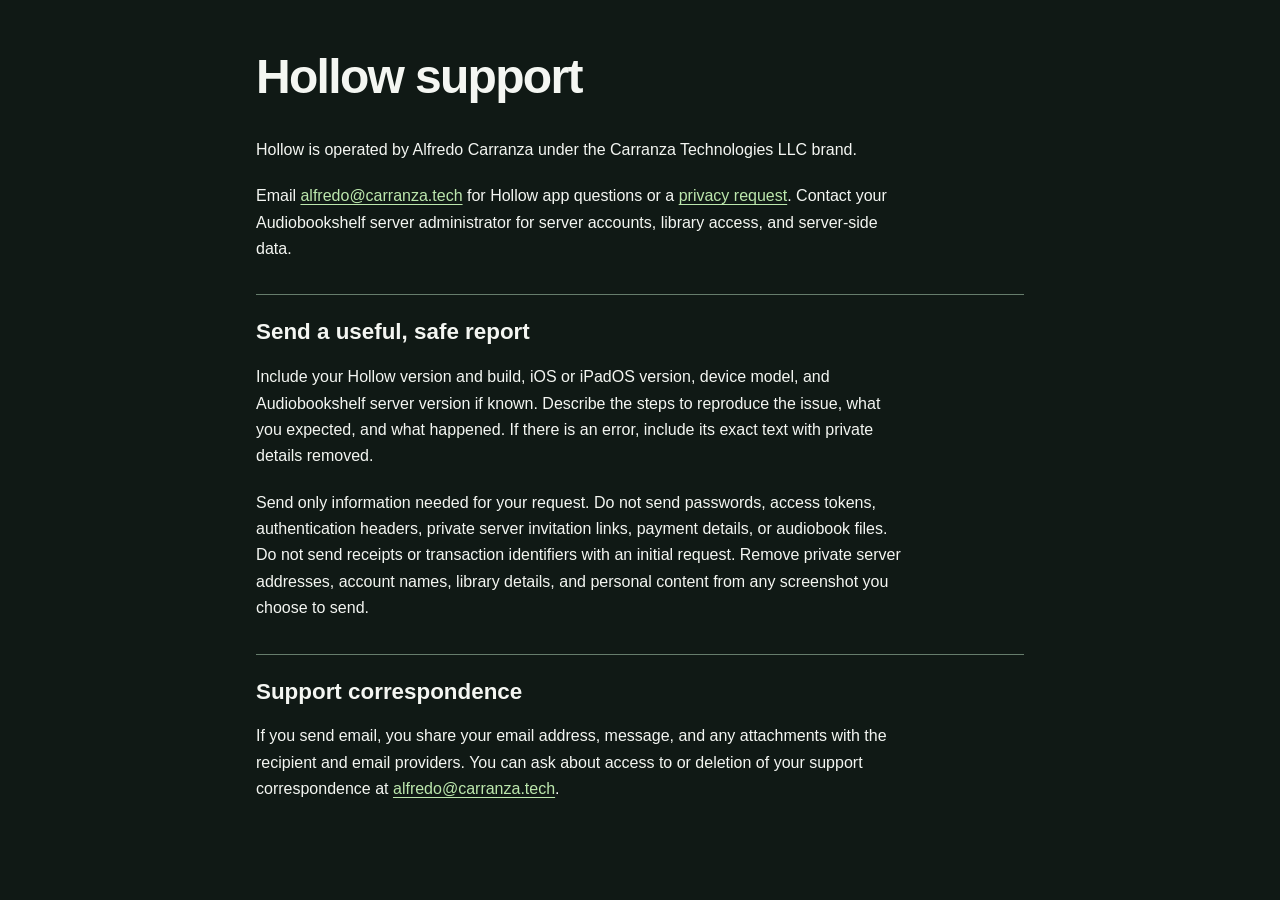
<file: index.html>
<!doctype html>
<html lang="en">
<head>
  <meta charset="utf-8">
  <meta name="viewport" content="width=device-width, initial-scale=1">
  <meta name="color-scheme" content="dark">
  <meta name="referrer" content="no-referrer">
  <meta http-equiv="Content-Security-Policy" content="default-src 'none'; style-src 'self'; base-uri 'none'; form-action 'none'">
  <title>Hollow support</title>
  <meta name="description" content="Contact Hollow support and send a useful, safe report.">
  <link rel="stylesheet" href="assets/support.css">
</head>
<body class="support-page">
  <a class="skip-link" href="#main">Skip to content</a>
  <main id="main" class="wrap" tabindex="-1">
    <h1>Hollow support</h1>
    <p>Hollow is operated by Alfredo Carranza under the Carranza Technologies LLC brand.</p>
    <p>Email <a href="mailto:alfredo@carranza.tech?subject=Hollow%20Support">alfredo@carranza.tech</a> for Hollow app questions or a <a href="mailto:alfredo@carranza.tech">privacy request</a>. Contact your Audiobookshelf server administrator for server accounts, library access, and server-side data.</p>
    <section aria-labelledby="report">
      <h2 id="report">Send a useful, safe report</h2>
      <p>Include your Hollow version and build, iOS or iPadOS version, device model, and Audiobookshelf server version if known. Describe the steps to reproduce the issue, what you expected, and what happened. If there is an error, include its exact text with private details removed.</p>
      <p>Send only information needed for your request. Do not send passwords, access tokens, authentication headers, private server invitation links, payment details, or audiobook files. Do not send receipts or transaction identifiers with an initial request. Remove private server addresses, account names, library details, and personal content from any screenshot you choose to send.</p>
    </section>
    <section aria-labelledby="correspondence">
      <h2 id="correspondence">Support correspondence</h2>
      <p>If you send email, you share your email address, message, and any attachments with the recipient and email providers. You can ask about access to or deletion of your support correspondence at <a href="mailto:alfredo@carranza.tech">alfredo@carranza.tech</a>.</p>
    </section>
  </main>
</body>
</html>
</file>
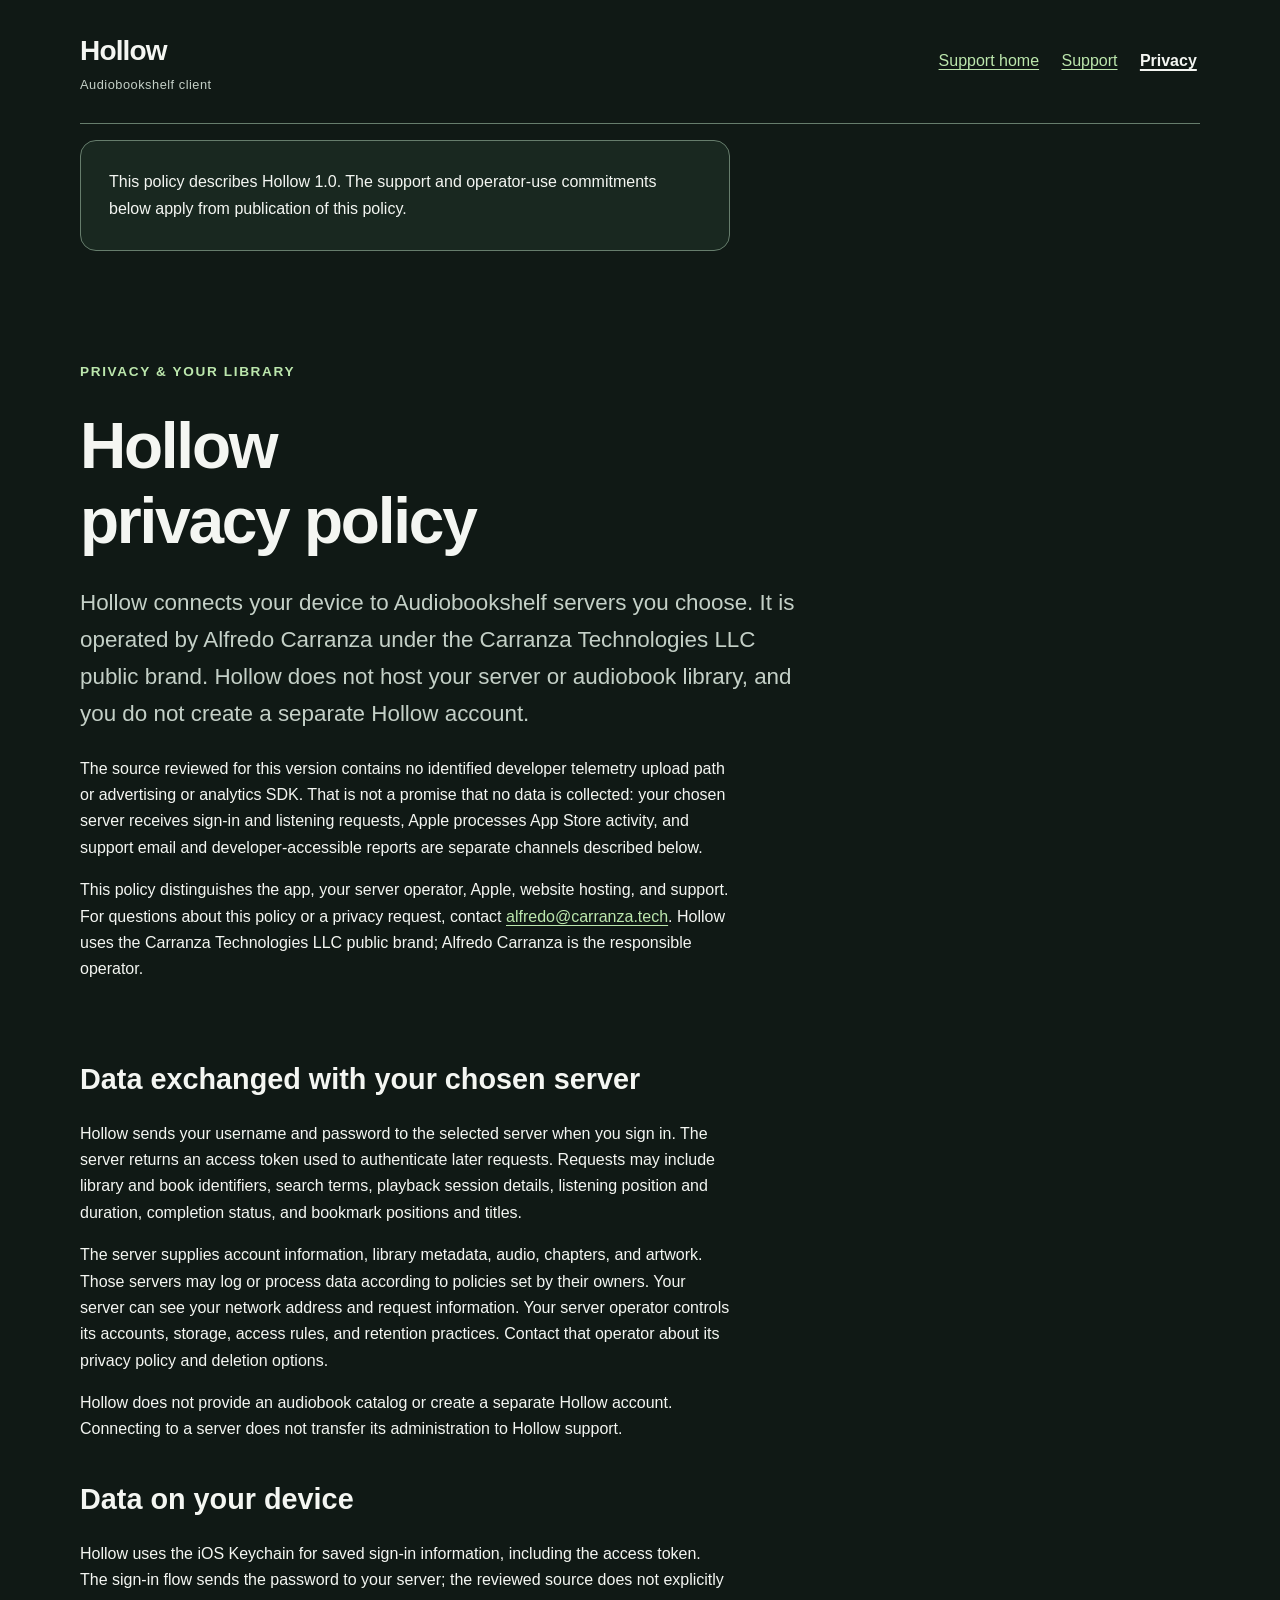
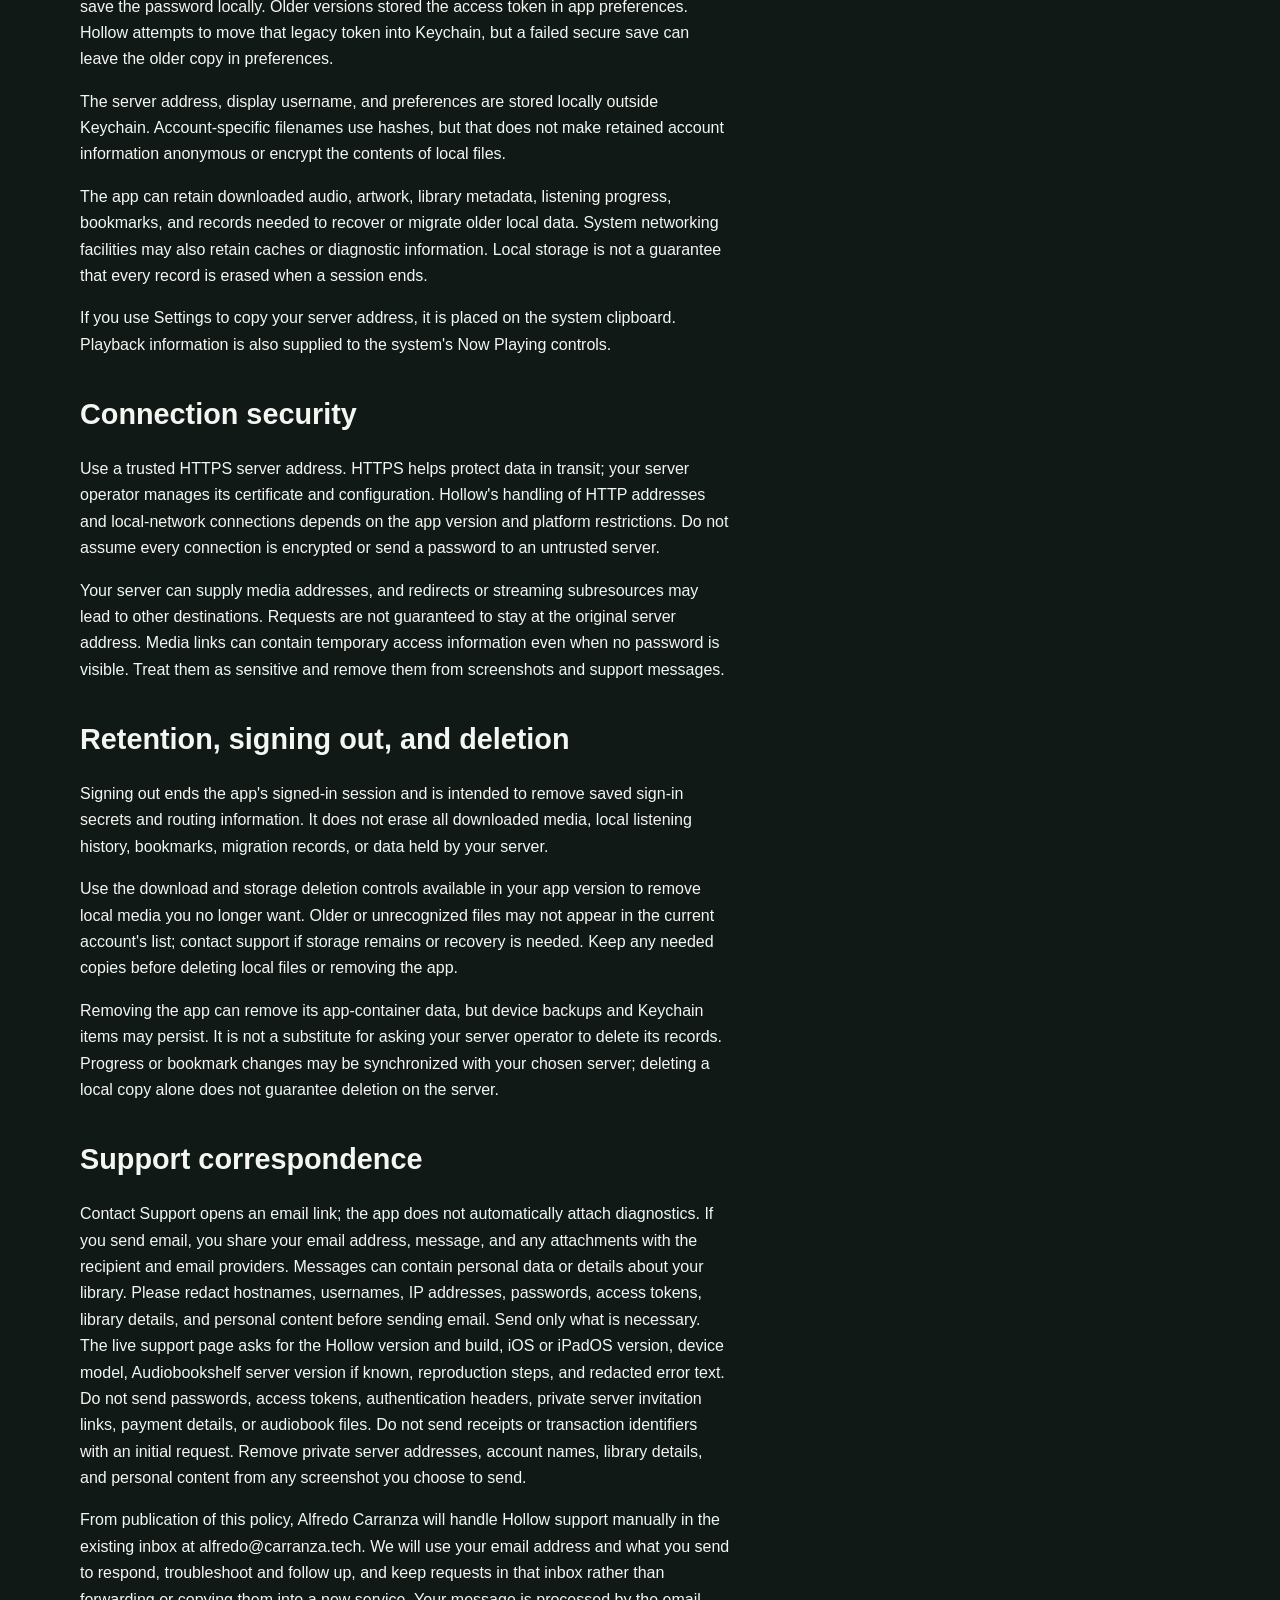
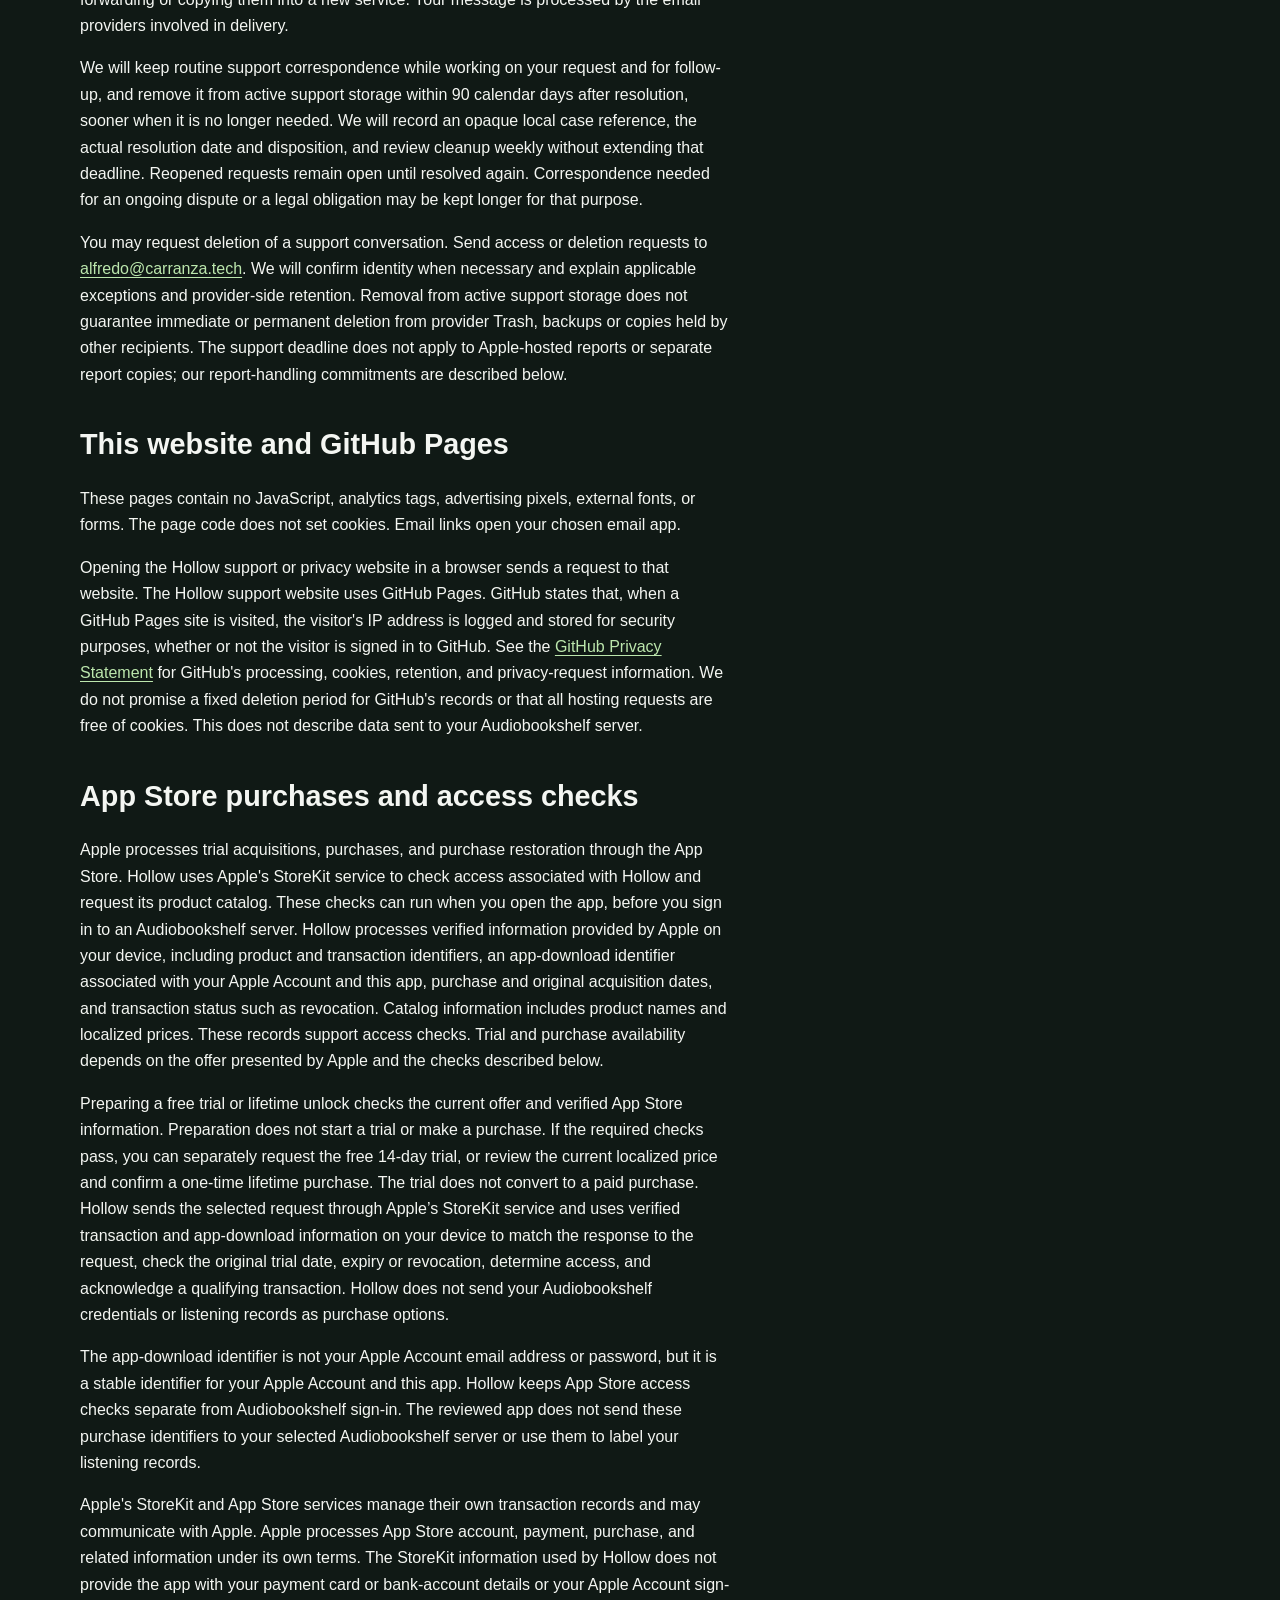
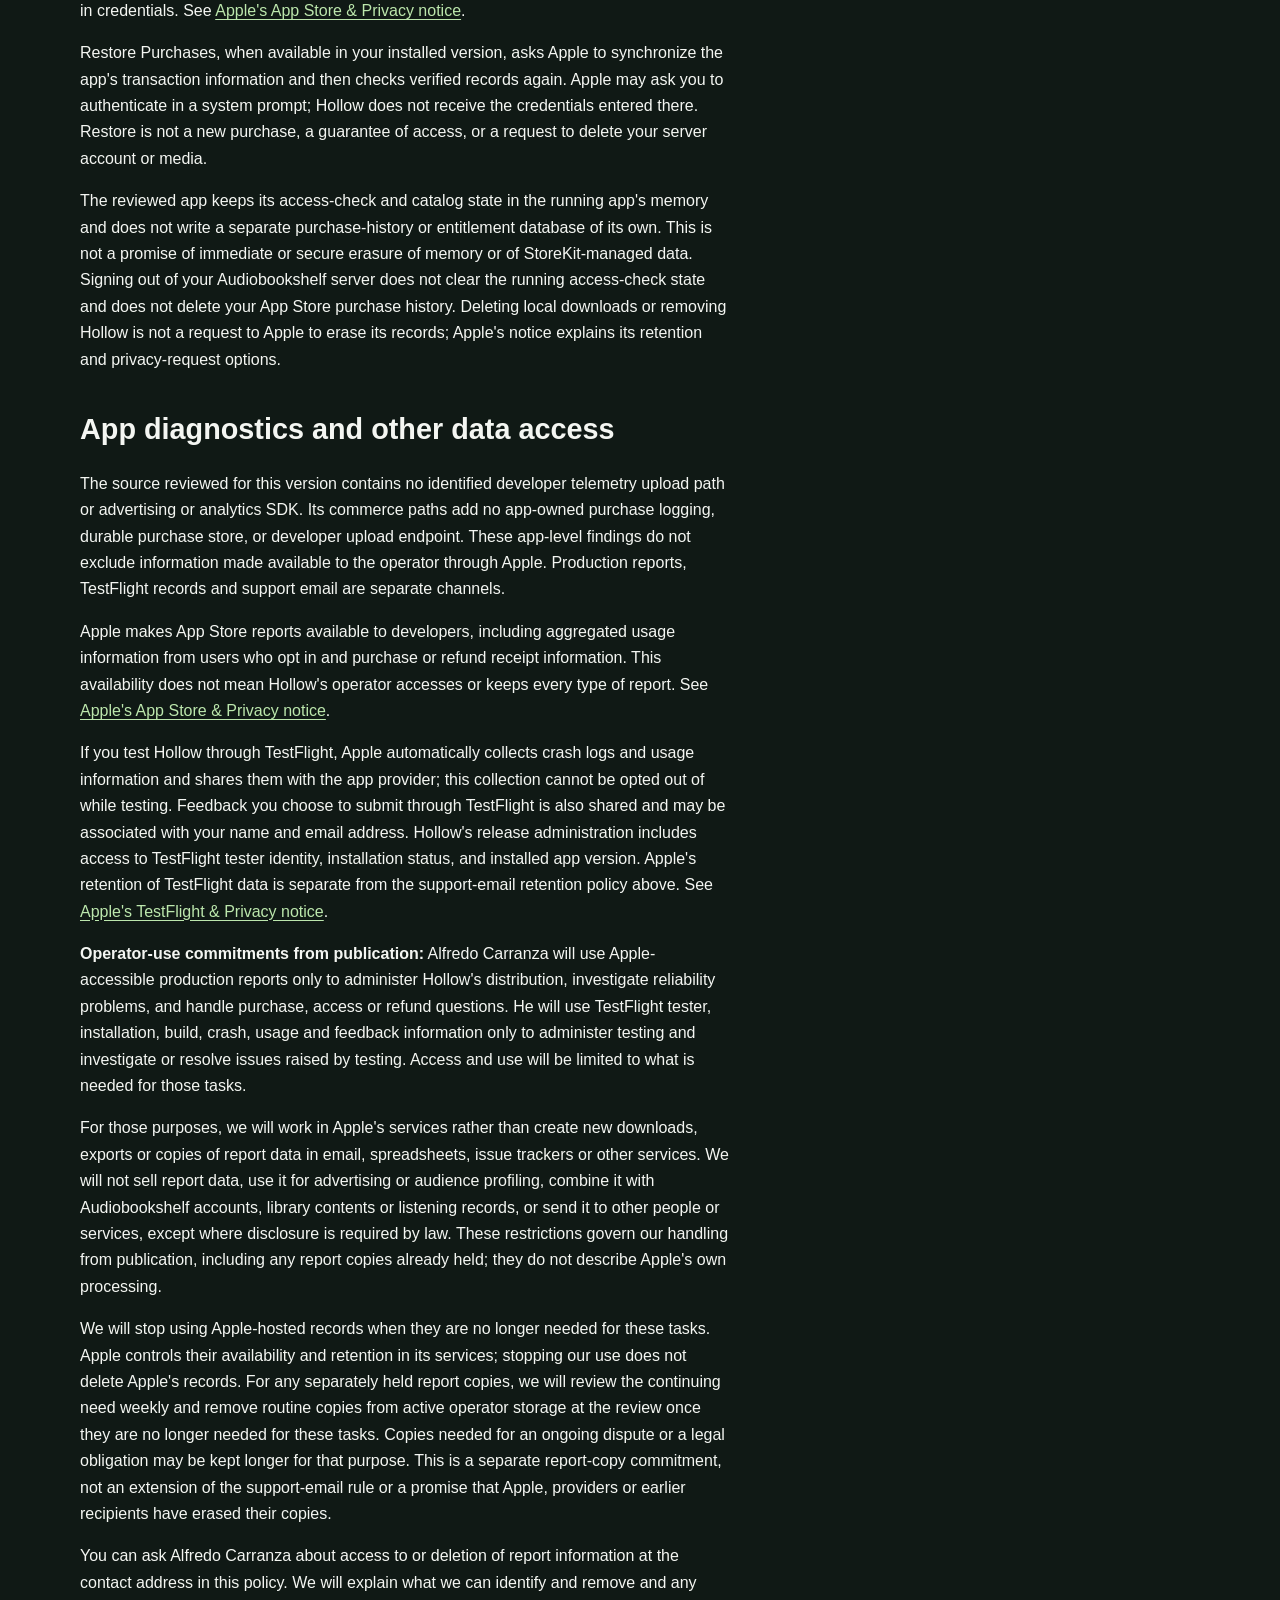
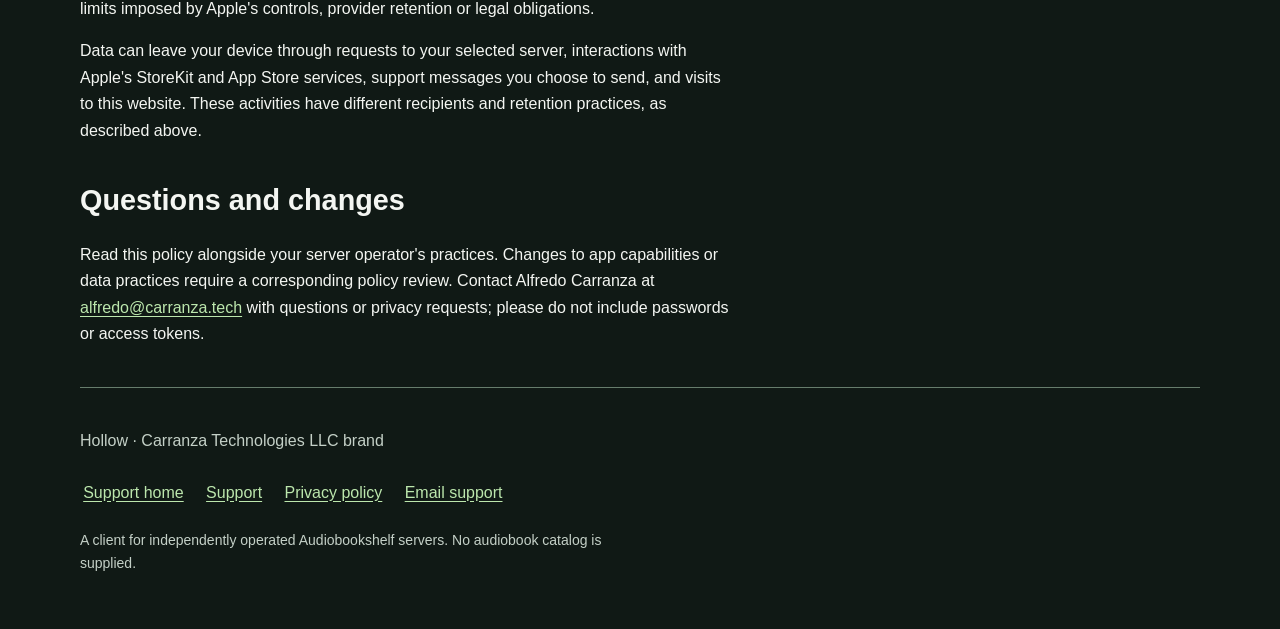
<file: privacy.html>
<!doctype html>
<html lang="en">
<head>
  <meta charset="utf-8">
  <meta name="viewport" content="width=device-width, initial-scale=1">
  <meta name="color-scheme" content="dark">
  <meta name="referrer" content="no-referrer">
  <meta http-equiv="Content-Security-Policy" content="default-src 'none'; style-src 'self'; img-src 'self'; base-uri 'none'; form-action 'none'">
  <title>Hollow privacy policy — Server, device & support data</title>
  <meta name="description" content="How Hollow handles your Audiobookshelf connection, local media, Apple access checks, support correspondence, and website hosting.">
  <link rel="stylesheet" href="assets/styles.css">
</head>
<body>
  <a class="skip-link" href="#main">Skip to content</a>
  <header class="site-header wrap">
    <a class="wordmark" href="https://alfredocarranza.github.io/hollow-support/">Hollow<span>Audiobookshelf client</span></a>
    <nav aria-label="Main navigation">
      <a href="https://alfredocarranza.github.io/hollow-support/">Support home</a>
      <a href="https://alfredocarranza.github.io/hollow-support/support.html">Support</a>
      <a href="privacy.html" aria-current="page">Privacy</a>
    </nav>
  </header>
  <main id="main" class="wrap" tabindex="-1">
    <p class="callout">This policy describes Hollow 1.0. The support and operator-use commitments below apply from publication of this policy.</p>
    <section class="hero compact"><p class="eyebrow">Privacy &amp; your library</p><h1>Hollow privacy policy</h1><p class="lede">Hollow connects your device to Audiobookshelf servers you choose. It is operated by Alfredo Carranza under the Carranza Technologies LLC public brand. Hollow does not host your server or audiobook library, and you do not create a separate Hollow account.</p><p>The source reviewed for this version contains no identified developer telemetry upload path or advertising or analytics SDK. That is not a promise that no data is collected: your chosen server receives sign-in and listening requests, Apple processes App Store activity, and support email and developer-accessible reports are separate channels described below.</p><p>This policy distinguishes the app, your server operator, Apple, website hosting, and support. For questions about this policy or a privacy request, contact <a href="mailto:alfredo@carranza.tech">alfredo@carranza.tech</a>. Hollow uses the Carranza Technologies LLC public brand; Alfredo Carranza is the responsible operator.</p></section>
    <section aria-labelledby="server"><h2 id="server">Data exchanged with your chosen server</h2><p>Hollow sends your username and password to the selected server when you sign in. The server returns an access token used to authenticate later requests. Requests may include library and book identifiers, search terms, playback session details, listening position and duration, completion status, and bookmark positions and titles.</p><p>The server supplies account information, library metadata, audio, chapters, and artwork. Those servers may log or process data according to policies set by their owners. Your server can see your network address and request information. Your server operator controls its accounts, storage, access rules, and retention practices. Contact that operator about its privacy policy and deletion options.</p><p>Hollow does not provide an audiobook catalog or create a separate Hollow account. Connecting to a server does not transfer its administration to Hollow support.</p></section>
    <section aria-labelledby="device"><h2 id="device">Data on your device</h2><p>Hollow uses the iOS Keychain for saved sign-in information, including the access token. The sign-in flow sends the password to your server; the reviewed source does not explicitly save the password locally. Older versions stored the access token in app preferences. Hollow attempts to move that legacy token into Keychain, but a failed secure save can leave the older copy in preferences.</p><p>The server address, display username, and preferences are stored locally outside Keychain. Account-specific filenames use hashes, but that does not make retained account information anonymous or encrypt the contents of local files.</p><p>The app can retain downloaded audio, artwork, library metadata, listening progress, bookmarks, and records needed to recover or migrate older local data. System networking facilities may also retain caches or diagnostic information. Local storage is not a guarantee that every record is erased when a session ends.</p><p>If you use Settings to copy your server address, it is placed on the system clipboard. Playback information is also supplied to the system's Now Playing controls.</p></section>
    <section aria-labelledby="transport"><h2 id="transport">Connection security</h2><p>Use a trusted HTTPS server address. HTTPS helps protect data in transit; your server operator manages its certificate and configuration. Hollow's handling of HTTP addresses and local-network connections depends on the app version and platform restrictions. Do not assume every connection is encrypted or send a password to an untrusted server.</p><p>Your server can supply media addresses, and redirects or streaming subresources may lead to other destinations. Requests are not guaranteed to stay at the original server address. Media links can contain temporary access information even when no password is visible. Treat them as sensitive and remove them from screenshots and support messages.</p></section>
    <section aria-labelledby="retention"><h2 id="retention">Retention, signing out, and deletion</h2><p>Signing out ends the app's signed-in session and is intended to remove saved sign-in secrets and routing information. It does not erase all downloaded media, local listening history, bookmarks, migration records, or data held by your server.</p><p>Use the download and storage deletion controls available in your app version to remove local media you no longer want. Older or unrecognized files may not appear in the current account's list; contact support if storage remains or recovery is needed. Keep any needed copies before deleting local files or removing the app.</p><p>Removing the app can remove its app-container data, but device backups and Keychain items may persist. It is not a substitute for asking your server operator to delete its records. Progress or bookmark changes may be synchronized with your chosen server; deleting a local copy alone does not guarantee deletion on the server.</p></section>
    <section aria-labelledby="support-data"><h2 id="support-data">Support correspondence</h2><p>Contact Support opens an email link; the app does not automatically attach diagnostics. If you send email, you share your email address, message, and any attachments with the recipient and email providers. Messages can contain personal data or details about your library. Please redact hostnames, usernames, IP addresses, passwords, access tokens, library details, and personal content before sending email. Send only what is necessary. The live support page asks for the Hollow version and build, iOS or iPadOS version, device model, Audiobookshelf server version if known, reproduction steps, and redacted error text. Do not send passwords, access tokens, authentication headers, private server invitation links, payment details, or audiobook files. Do not send receipts or transaction identifiers with an initial request. Remove private server addresses, account names, library details, and personal content from any screenshot you choose to send.</p><p>From publication of this policy, Alfredo Carranza will handle Hollow support manually in the existing inbox at alfredo@carranza.tech. We will use your email address and what you send to respond, troubleshoot and follow up, and keep requests in that inbox rather than forwarding or copying them into a new service. Your message is processed by the email providers involved in delivery.</p><p>We will keep routine support correspondence while working on your request and for follow-up, and remove it from active support storage within 90 calendar days after resolution, sooner when it is no longer needed. We will record an opaque local case reference, the actual resolution date and disposition, and review cleanup weekly without extending that deadline. Reopened requests remain open until resolved again. Correspondence needed for an ongoing dispute or a legal obligation may be kept longer for that purpose.</p><p>You may request deletion of a support conversation. Send access or deletion requests to <a href="mailto:alfredo@carranza.tech">alfredo@carranza.tech</a>. We will confirm identity when necessary and explain applicable exceptions and provider-side retention. Removal from active support storage does not guarantee immediate or permanent deletion from provider Trash, backups or copies held by other recipients. The support deadline does not apply to Apple-hosted reports or separate report copies; our report-handling commitments are described below.</p></section>
    <section aria-labelledby="website"><h2 id="website">This website and GitHub Pages</h2><p>These pages contain no JavaScript, analytics tags, advertising pixels, external fonts, or forms. The page code does not set cookies. Email links open your chosen email app.</p><p>Opening the Hollow support or privacy website in a browser sends a request to that website. The Hollow support website uses GitHub Pages. GitHub states that, when a GitHub Pages site is visited, the visitor's IP address is logged and stored for security purposes, whether or not the visitor is signed in to GitHub. See the <a href="https://docs.github.com/en/site-policy/privacy-policies/github-general-privacy-statement" rel="noreferrer">GitHub Privacy Statement</a> for GitHub's processing, cookies, retention, and privacy-request information. We do not promise a fixed deletion period for GitHub's records or that all hosting requests are free of cookies. This does not describe data sent to your Audiobookshelf server.</p></section>
    <section aria-labelledby="purchases"><h2 id="purchases">App Store purchases and access checks</h2><p>Apple processes trial acquisitions, purchases, and purchase restoration through the App Store. Hollow uses Apple's StoreKit service to check access associated with Hollow and request its product catalog. These checks can run when you open the app, before you sign in to an Audiobookshelf server. Hollow processes verified information provided by Apple on your device, including product and transaction identifiers, an app-download identifier associated with your Apple Account and this app, purchase and original acquisition dates, and transaction status such as revocation. Catalog information includes product names and localized prices. These records support access checks. Trial and purchase availability depends on the offer presented by Apple and the checks described below.</p><p>Preparing a free trial or lifetime unlock checks the current offer and verified App Store information. Preparation does not start a trial or make a purchase. If the required checks pass, you can separately request the free 14-day trial, or review the current localized price and confirm a one-time lifetime purchase. The trial does not convert to a paid purchase. Hollow sends the selected request through Apple’s StoreKit service and uses verified transaction and app-download information on your device to match the response to the request, check the original trial date, expiry or revocation, determine access, and acknowledge a qualifying transaction. Hollow does not send your Audiobookshelf credentials or listening records as purchase options.</p><p>The app-download identifier is not your Apple Account email address or password, but it is a stable identifier for your Apple Account and this app. Hollow keeps App Store access checks separate from Audiobookshelf sign-in. The reviewed app does not send these purchase identifiers to your selected Audiobookshelf server or use them to label your listening records.</p><p>Apple's StoreKit and App Store services manage their own transaction records and may communicate with Apple. Apple processes App Store account, payment, purchase, and related information under its own terms. The StoreKit information used by Hollow does not provide the app with your payment card or bank-account details or your Apple Account sign-in credentials. See <a href="https://www.apple.com/legal/privacy/data/en/app-store/" rel="noreferrer">Apple's App Store &amp; Privacy notice</a>.</p><p>Restore Purchases, when available in your installed version, asks Apple to synchronize the app's transaction information and then checks verified records again. Apple may ask you to authenticate in a system prompt; Hollow does not receive the credentials entered there. Restore is not a new purchase, a guarantee of access, or a request to delete your server account or media.</p><p>The reviewed app keeps its access-check and catalog state in the running app's memory and does not write a separate purchase-history or entitlement database of its own. This is not a promise of immediate or secure erasure of memory or of StoreKit-managed data. Signing out of your Audiobookshelf server does not clear the running access-check state and does not delete your App Store purchase history. Deleting local downloads or removing Hollow is not a request to Apple to erase its records; Apple's notice explains its retention and privacy-request options.</p></section>
    <section aria-labelledby="diagnostics"><h2 id="diagnostics">App diagnostics and other data access</h2><p>The source reviewed for this version contains no identified developer telemetry upload path or advertising or analytics SDK. Its commerce paths add no app-owned purchase logging, durable purchase store, or developer upload endpoint. These app-level findings do not exclude information made available to the operator through Apple. Production reports, TestFlight records and support email are separate channels.</p><p>Apple makes App Store reports available to developers, including aggregated usage information from users who opt in and purchase or refund receipt information. This availability does not mean Hollow's operator accesses or keeps every type of report. See <a href="https://www.apple.com/legal/privacy/data/en/app-store/" rel="noreferrer">Apple's App Store &amp; Privacy notice</a>.</p><p>If you test Hollow through TestFlight, Apple automatically collects crash logs and usage information and shares them with the app provider; this collection cannot be opted out of while testing. Feedback you choose to submit through TestFlight is also shared and may be associated with your name and email address. Hollow's release administration includes access to TestFlight tester identity, installation status, and installed app version. Apple's retention of TestFlight data is separate from the support-email retention policy above. See <a href="https://www.apple.com/legal/privacy/data/en/test-flight/" rel="noreferrer">Apple's TestFlight &amp; Privacy notice</a>.</p><p><strong>Operator-use commitments from publication:</strong> Alfredo Carranza will use Apple-accessible production reports only to administer Hollow's distribution, investigate reliability problems, and handle purchase, access or refund questions. He will use TestFlight tester, installation, build, crash, usage and feedback information only to administer testing and investigate or resolve issues raised by testing. Access and use will be limited to what is needed for those tasks.</p><p>For those purposes, we will work in Apple's services rather than create new downloads, exports or copies of report data in email, spreadsheets, issue trackers or other services. We will not sell report data, use it for advertising or audience profiling, combine it with Audiobookshelf accounts, library contents or listening records, or send it to other people or services, except where disclosure is required by law. These restrictions govern our handling from publication, including any report copies already held; they do not describe Apple's own processing.</p><p>We will stop using Apple-hosted records when they are no longer needed for these tasks. Apple controls their availability and retention in its services; stopping our use does not delete Apple's records. For any separately held report copies, we will review the continuing need weekly and remove routine copies from active operator storage at the review once they are no longer needed for these tasks. Copies needed for an ongoing dispute or a legal obligation may be kept longer for that purpose. This is a separate report-copy commitment, not an extension of the support-email rule or a promise that Apple, providers or earlier recipients have erased their copies.</p><p>You can ask Alfredo Carranza about access to or deletion of report information at the contact address in this policy. We will explain what we can identify and remove and any limits imposed by Apple's controls, provider retention or legal obligations.</p><p>Data can leave your device through requests to your selected server, interactions with Apple's StoreKit and App Store services, support messages you choose to send, and visits to this website. These activities have different recipients and retention practices, as described above.</p></section>
    <section aria-labelledby="changes"><h2 id="changes">Questions and changes</h2><p>Read this policy alongside your server operator's practices. Changes to app capabilities or data practices require a corresponding policy review. Contact Alfredo Carranza at <a href="mailto:alfredo@carranza.tech">alfredo@carranza.tech</a> with questions or privacy requests; please do not include passwords or access tokens.</p></section>
  </main>
  <footer class="site-footer wrap">
    <p>Hollow · Carranza Technologies LLC brand</p>
    <nav aria-label="Footer navigation">
      <a href="https://alfredocarranza.github.io/hollow-support/">Support home</a>
      <a href="https://alfredocarranza.github.io/hollow-support/support.html">Support</a>
      <a href="privacy.html">Privacy policy</a>
      <a href="mailto:alfredo@carranza.tech">Email support</a>
    </nav>
    <p class="small">A client for independently operated Audiobookshelf servers. No audiobook catalog is supplied.</p>
  </footer>
</body>
</html>
</file>
<file: assets/support.css>
/* Support-only successor of Fanout-Site: system fonts, no remote assets or animation.
   Flat sections avoid the predecessor's narrow callout/list column at enlarged text. */
:root {
  color-scheme: dark;
  font-size: 100%;
  background: #101915;
}
.support-page {
  --bg: #101915;
  --text: #f4f6f2;
  --accent: #bce7ad;
  --border: #667d6c;
  --focus: #ffe599;
  margin: 0;
  font-family: -apple-system, BlinkMacSystemFont, "Segoe UI", sans-serif;
  line-height: 1.65;
  background: var(--bg);
  color: var(--text);
}
.support-page *, .support-page *::before, .support-page *::after { box-sizing: border-box; }
.support-page .wrap { width: min(48rem, 100% - 2rem); margin-inline: auto; padding-block: clamp(1.5rem, 5vw, 3rem); }
.support-page a { color: var(--accent); text-underline-offset: .2em; overflow-wrap: anywhere; }
.support-page a:hover { text-decoration-thickness: .15em; }
.support-page a:focus-visible { outline: 3px solid var(--focus); outline-offset: 4px; border-radius: .15rem; }
.support-page main:focus { outline: none; }
.support-page .skip-link { position: absolute; top: -10rem; left: 1rem; z-index: 2; max-width: calc(100% - 2rem); padding: .6rem; background: var(--bg); }
.support-page .skip-link:focus { top: 1rem; }
.support-page h1, .support-page h2 { line-height: 1.2; text-wrap: balance; overflow-wrap: anywhere; }
.support-page h1 { font-size: clamp(2rem, 6vw, 3rem); letter-spacing: -.035em; margin: 0 0 .65em; }
.support-page h2 { font-size: 1.4rem; margin: 0 0 .8em; }
.support-page p { max-width: 73ch; overflow-wrap: break-word; margin-block: 0 1.25rem; }
.support-page section { margin-top: 2rem; padding-top: 1.5rem; border-top: 1px solid var(--border); }
.support-page section p:last-child { margin-bottom: 0; }
@media (max-width: 32rem) {
  /* Fixed small gutters preserve reading width when the root text is enlarged. */
  .support-page .wrap { width: calc(100% - 32px); }
  .support-page h2 { font-size: 1.1rem; }
}
@media (prefers-reduced-motion: reduce) {
  .support-page *, .support-page *::before, .support-page *::after { scroll-behavior: auto !important; }
}
</file>
<file: assets/styles.css>
/* Self-contained: system fonts, no remote assets, no animation. */
:root {
  color-scheme: dark;
  --bg: #101915;
  --panel: #192820;
  --text: #f4f6f2;
  --muted: #c4d0c7;
  --accent: #bce7ad;
  --border: #667d6c;
  --focus: #ffe599;
  font-family: -apple-system, BlinkMacSystemFont, "Segoe UI", sans-serif;
  font-size: 100%;
  line-height: 1.65;
  background: var(--bg);
  color: var(--text);
}
* { box-sizing: border-box; }
body { margin: 0; }
.wrap { width: min(70rem, 100% - 3rem); margin-inline: auto; }
a { color: var(--accent); text-underline-offset: .2em; overflow-wrap: anywhere; }
a:hover { text-decoration-thickness: .15em; }
a:focus-visible { outline: 3px solid var(--focus); outline-offset: 4px; border-radius: .15rem; }
main:focus { outline: none; }
.skip-link { position: absolute; top: -10rem; left: 1rem; z-index: 2; padding: .8rem; background: var(--bg); }
.skip-link:focus { top: 1rem; }
.site-header { display: flex; flex-wrap: wrap; align-items: center; justify-content: space-between; gap: 1rem 2rem; padding-block: 1.75rem; border-bottom: 1px solid var(--border); }
.wordmark { font-weight: 750; font-size: 1.75rem; letter-spacing: -.03em; text-decoration: none; color: var(--text); }
.wordmark span { display: block; font-size: .8rem; font-weight: 400; letter-spacing: .04em; color: var(--muted); }
nav { display: flex; flex-wrap: wrap; gap: .3rem 1rem; }
nav a { display: inline-flex; align-items: center; min-height: 2.75rem; padding: .3rem .2rem; }
nav a[aria-current="page"] { color: var(--text); font-weight: 700; text-decoration-thickness: .15em; }
.hero { padding-block: clamp(2rem, 7vw, 5rem); }
.hero.compact { padding-bottom: 1.5rem; }
.eyebrow { text-transform: uppercase; letter-spacing: .12em; font-size: .85rem; color: var(--accent); font-weight: 650; }
h1, h2 { line-height: 1.18; text-wrap: balance; overflow-wrap: anywhere; }
h1 { font-size: clamp(2rem, 6vw, 4rem); letter-spacing: -.035em; max-width: 17ch; margin: .4em 0; }
h2 { font-size: clamp(1.3rem, 3vw, 1.8rem); margin-top: 0; }
p, li { max-width: 73ch; overflow-wrap: break-word; }
.lede { font-size: clamp(1.15rem, 2.5vw, 1.4rem); color: var(--muted); max-width: 58ch; }
section { margin-bottom: 2.5rem; }
section:not(.hero) { scroll-margin-top: 1.5rem; }
li { padding-left: .2rem; margin-bottom: .65rem; }
ul, ol { padding-left: 1.5rem; }
.actions { display: flex; flex-wrap: wrap; align-items: center; gap: 1rem 1.5rem; margin-top: 1.7rem; }
.button { display: inline-block; padding: .8rem 1.1rem; background: var(--accent); color: var(--bg); border-radius: .65rem; font-weight: 650; text-decoration: none; }
.grid { display: grid; grid-template-columns: repeat(3, minmax(0, 1fr)); gap: 1rem; }
.card, .callout { background: var(--panel); border: 1px solid var(--border); border-radius: 1rem; padding: clamp(1rem, 3vw, 1.75rem); }
.card p:last-child, .callout p:last-child { margin-bottom: 0; }
.site-footer { border-top: 1px solid var(--border); padding-block: 1.5rem 2.5rem; color: var(--muted); }
.small { font-size: .875rem; }
@media (max-width: 48rem) {
  .grid { grid-template-columns: 1fr; }
  .wrap { width: min(70rem, 100% - 2rem); }
  .site-header { align-items: flex-start; }
}
@media (prefers-reduced-motion: reduce) {
  *, *::before, *::after { scroll-behavior: auto !important; }
}
@media (forced-colors: active) {
  .button { border: 1px solid ButtonText; }
}
</file>
